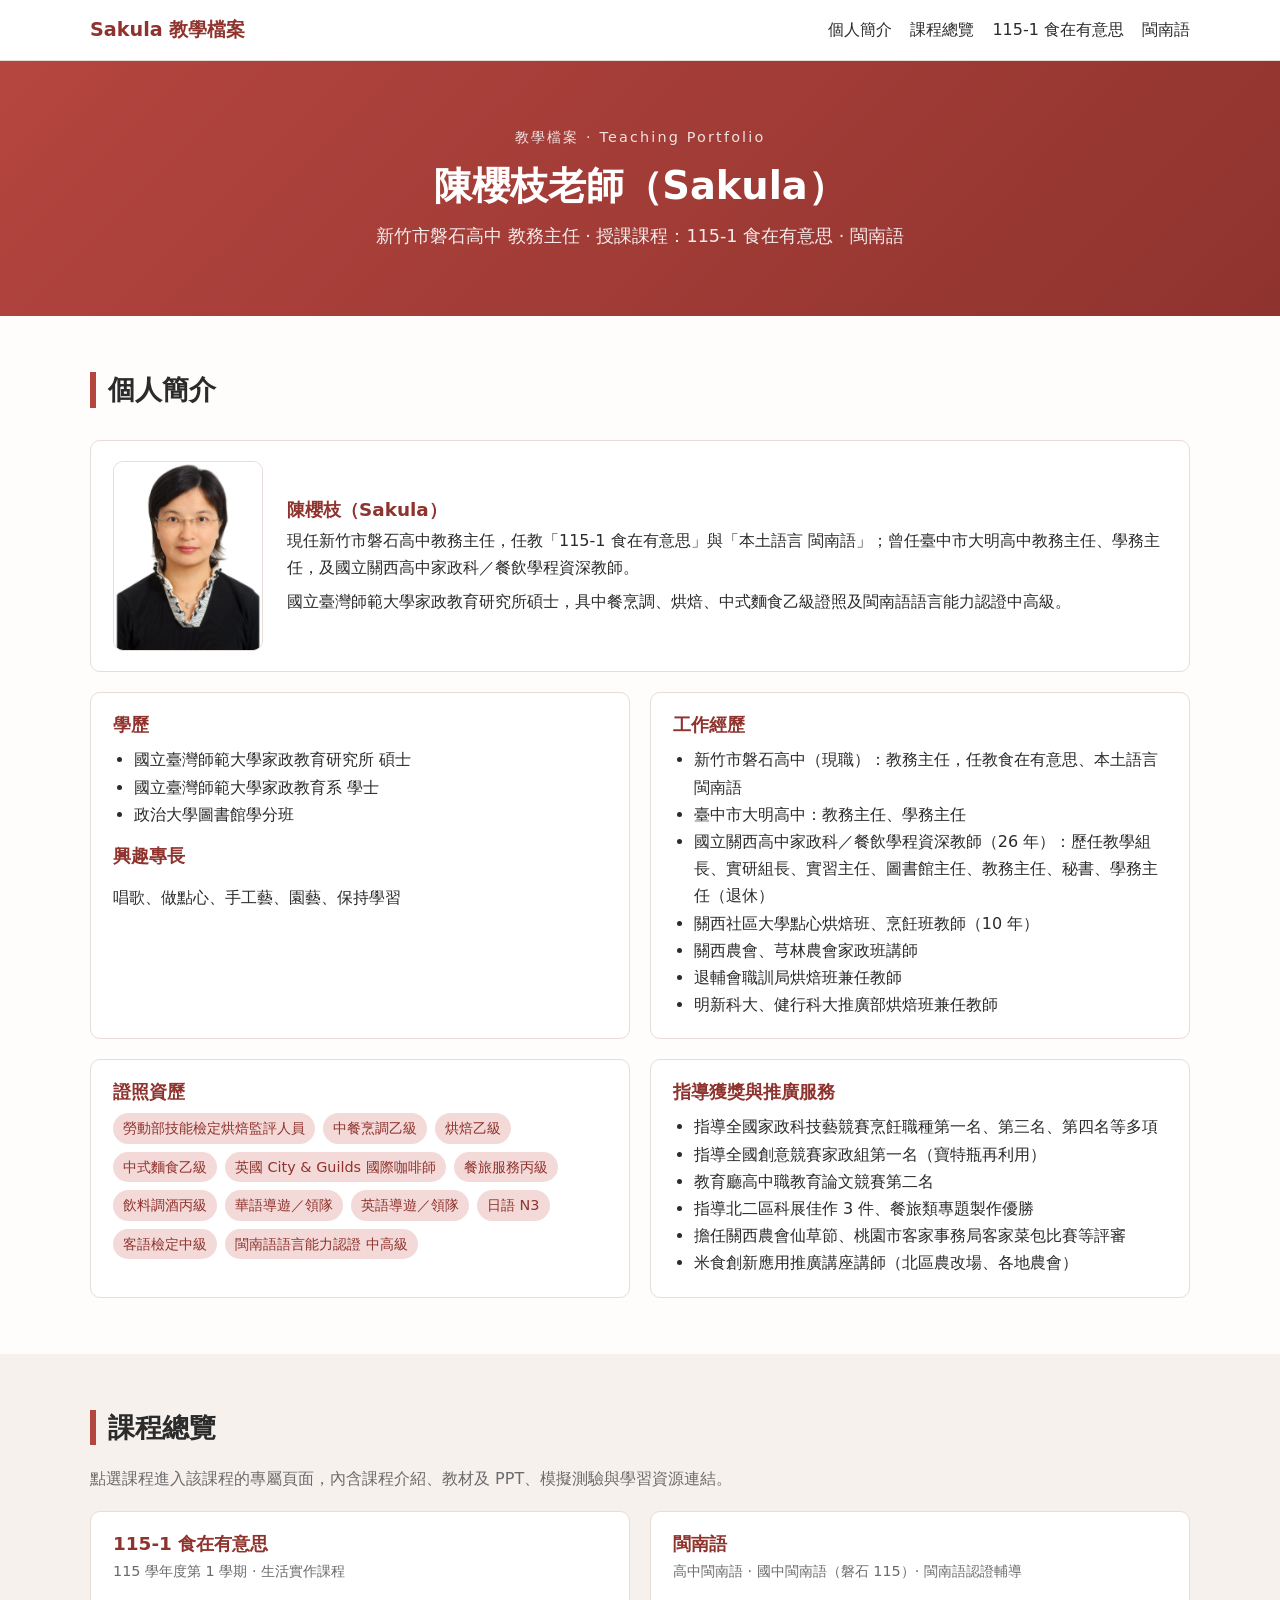
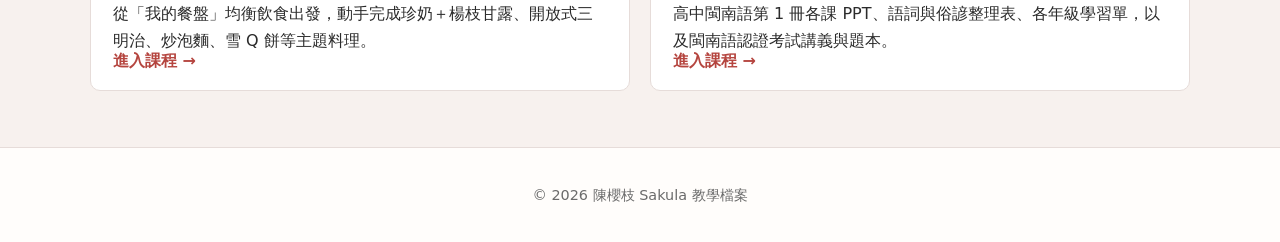
<file: index.html>
<!DOCTYPE html><html lang="zh-Hant"><head><meta charset="UTF-8"><meta http-equiv="refresh" content="0; url=site/index.html"><title>Sakula 教學檔案</title></head><body><a href="site/index.html">進入 Sakula 教學檔案網站</a></body></html>
</file>
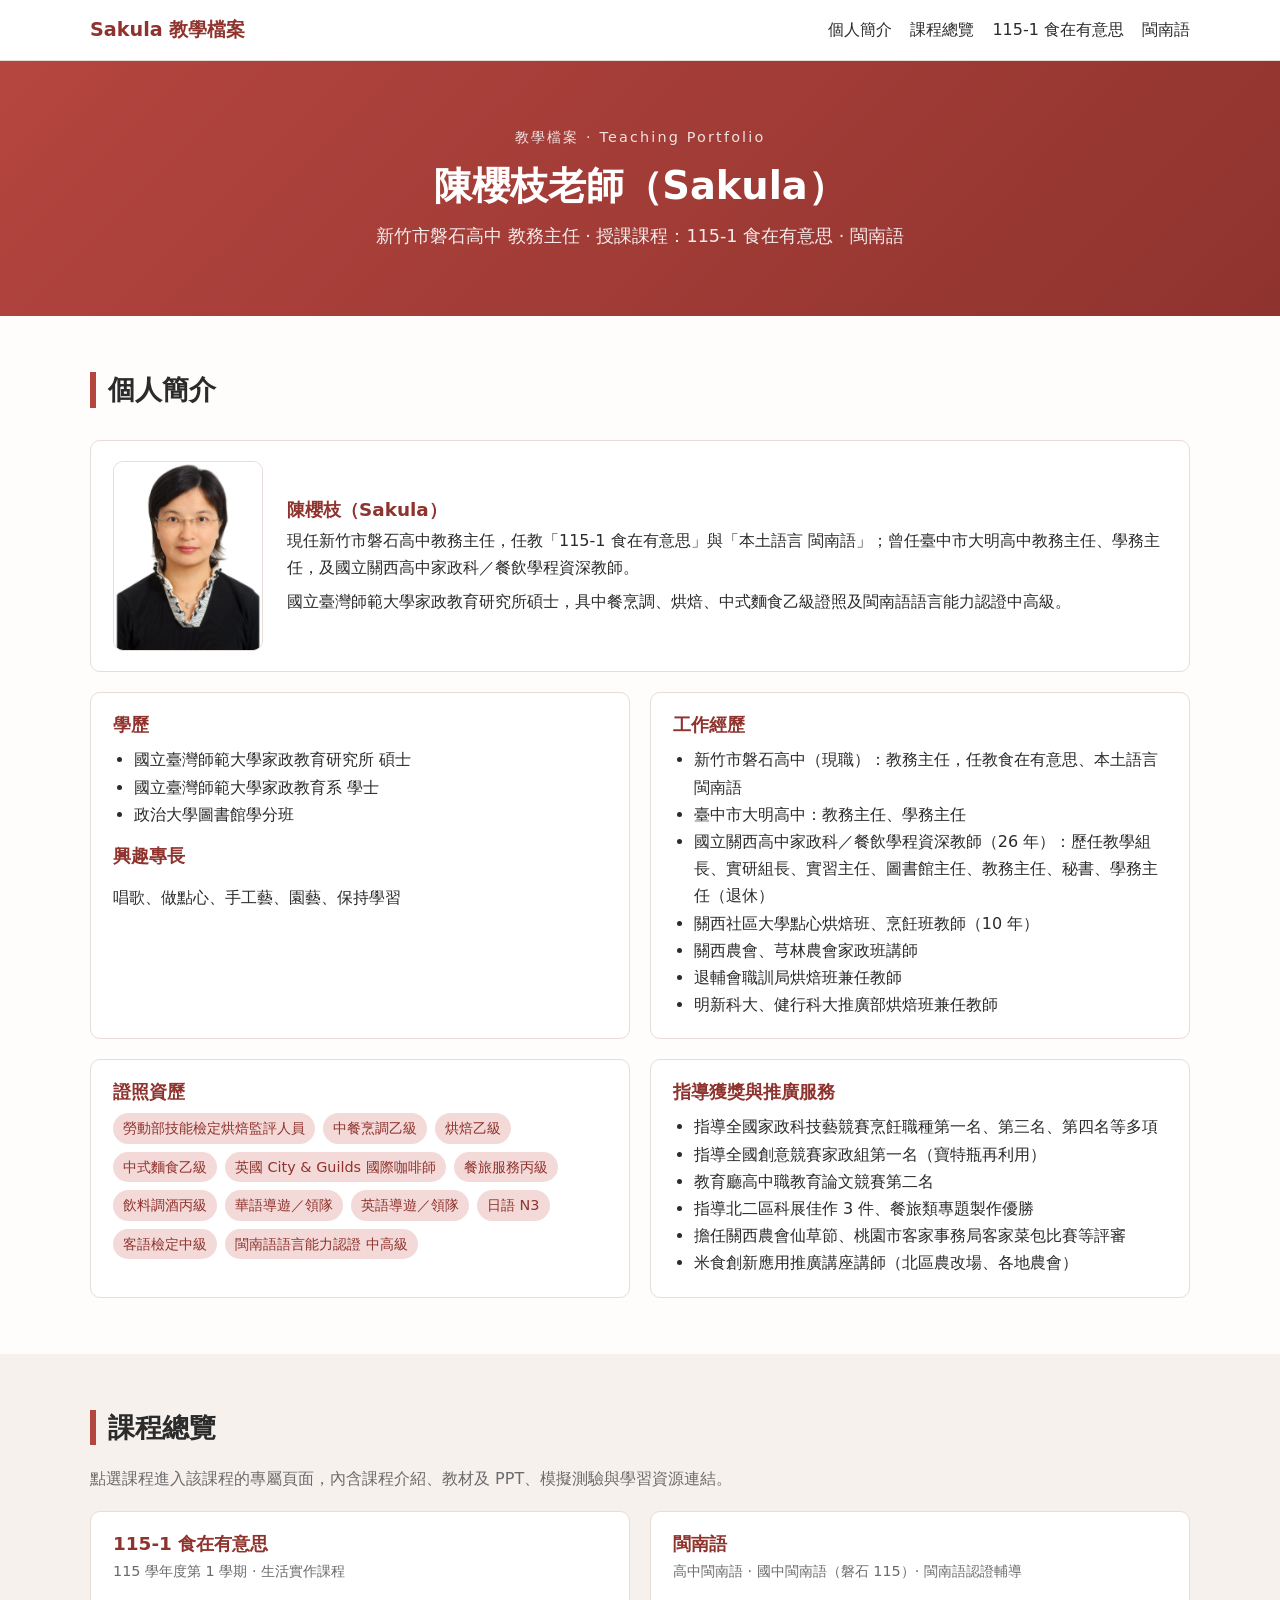
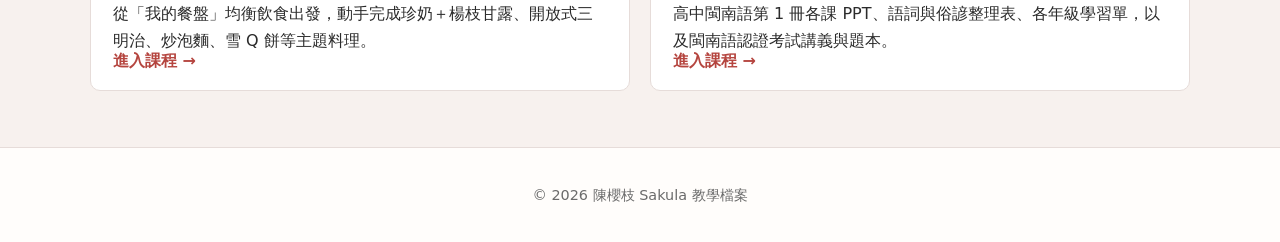
<file: site/index.html>
<!DOCTYPE html>
<html lang="zh-Hant">
<head>
  <meta charset="UTF-8">
  <meta name="viewport" content="width=device-width, initial-scale=1.0">
  <title>Sakula 教學檔案網站｜陳櫻枝老師</title>
  <link rel="stylesheet" href="style.css">
</head>
<body data-page="home">

  <header class="site-header">
    <div class="container header-inner">
      <a class="brand" href="index.html">Sakula 教學檔案</a>
      <button class="nav-toggle" id="navToggle" aria-label="開啟選單">☰</button>
      <nav class="site-nav" id="siteNav">
        <a href="index.html#about">個人簡介</a>
        <a href="index.html#courses">課程總覽</a>
        <a href="food.html">115-1 食在有意思</a>
        <a href="taiwanese.html">閩南語</a>
      </nav>
    </div>
  </header>

  <main id="top">

    <section class="hero">
      <div class="container">
        <p class="hero-kicker">教學檔案 · Teaching Portfolio</p>
        <h1>陳櫻枝老師（Sakula）</h1>
        <p class="hero-sub">新竹市磐石高中 教務主任 · 授課課程：115-1 食在有意思 · 閩南語</p>
      </div>
    </section>

    <!-- 個人簡介 -->
    <section id="about" class="section">
      <div class="container">
        <h2>個人簡介</h2>
        <div class="profile card">
          <img class="profile-photo" src="photo.png" alt="陳櫻枝老師照片">
          <div class="profile-text">
            <h3>陳櫻枝（Sakula）</h3>
            <p>現任新竹市磐石高中教務主任，任教「115-1 食在有意思」與「本土語言 閩南語」；曾任臺中市大明高中教務主任、學務主任，及國立關西高中家政科／餐飲學程資深教師。</p>
            <p>國立臺灣師範大學家政教育研究所碩士，具中餐烹調、烘焙、中式麵食乙級證照及閩南語語言能力認證中高級。</p>
          </div>
        </div>
        <div class="grid two">
          <div class="card">
            <h3>學歷</h3>
            <ul>
              <li>國立臺灣師範大學家政教育研究所 碩士</li>
              <li>國立臺灣師範大學家政教育系 學士</li>
              <li>政治大學圖書館學分班</li>
            </ul>
            <h3>興趣專長</h3>
            <p>唱歌、做點心、手工藝、園藝、保持學習</p>
          </div>
          <div class="card">
            <h3>工作經歷</h3>
            <ul>
              <li>新竹市磐石高中（現職）：教務主任，任教食在有意思、本土語言閩南語</li>
              <li>臺中市大明高中：教務主任、學務主任</li>
              <li>國立關西高中家政科／餐飲學程資深教師（26 年）：歷任教學組長、實研組長、實習主任、圖書館主任、教務主任、秘書、學務主任（退休）</li>
              <li>關西社區大學點心烘焙班、烹飪班教師（10 年）</li>
              <li>關西農會、芎林農會家政班講師</li>
              <li>退輔會職訓局烘焙班兼任教師</li>
              <li>明新科大、健行科大推廣部烘焙班兼任教師</li>
            </ul>
          </div>
          <div class="card">
            <h3>證照資歷</h3>
            <ul class="tags">
              <li>勞動部技能檢定烘焙監評人員</li>
              <li>中餐烹調乙級</li>
              <li>烘焙乙級</li>
              <li>中式麵食乙級</li>
              <li>英國 City &amp; Guilds 國際咖啡師</li>
              <li>餐旅服務丙級</li>
              <li>飲料調酒丙級</li>
              <li>華語導遊／領隊</li>
              <li>英語導遊／領隊</li>
              <li>日語 N3</li>
              <li>客語檢定中級</li>
              <li>閩南語語言能力認證 中高級</li>
            </ul>
          </div>
          <div class="card">
            <h3>指導獲獎與推廣服務</h3>
            <ul>
              <li>指導全國家政科技藝競賽烹飪職種第一名、第三名、第四名等多項</li>
              <li>指導全國創意競賽家政組第一名（寶特瓶再利用）</li>
              <li>教育廳高中職教育論文競賽第二名</li>
              <li>指導北二區科展佳作 3 件、餐旅類專題製作優勝</li>
              <li>擔任關西農會仙草節、桃園市客家事務局客家菜包比賽等評審</li>
              <li>米食創新應用推廣講座講師（北區農改場、各地農會）</li>
            </ul>
          </div>
        </div>
      </div>
    </section>

    <!-- 課程總覽 -->
    <section id="courses" class="section alt">
      <div class="container">
        <h2>課程總覽</h2>
        <p class="note">點選課程進入該課程的專屬頁面，內含課程介紹、教材及 PPT、模擬測驗與學習資源連結。</p>
        <div class="grid two">
          <a class="card course-entry" href="food.html">
            <h3>115-1 食在有意思</h3>
            <p class="meta">115 學年度第 1 學期 · 生活實作課程</p>
            <p>從「我的餐盤」均衡飲食出發，動手完成珍奶＋楊枝甘露、開放式三明治、炒泡麵、雪 Q 餅等主題料理。</p>
            <span class="enter">進入課程 →</span>
          </a>
          <a class="card course-entry" href="taiwanese.html">
            <h3>閩南語</h3>
            <p class="meta">高中閩南語 · 國中閩南語（磐石 115）· 閩南語認證輔導</p>
            <p>高中閩南語第 1 冊各課 PPT、語詞與俗諺整理表、各年級學習單，以及閩南語認證考試講義與題本。</p>
            <span class="enter">進入課程 →</span>
          </a>
        </div>
      </div>
    </section>

  </main>

  <footer class="site-footer">
    <div class="container">
      <p>© <span id="year"></span> 陳櫻枝 Sakula 教學檔案</p>
    </div>
  </footer>

  <script src="script.js"></script>
</body>
</html>
</file>
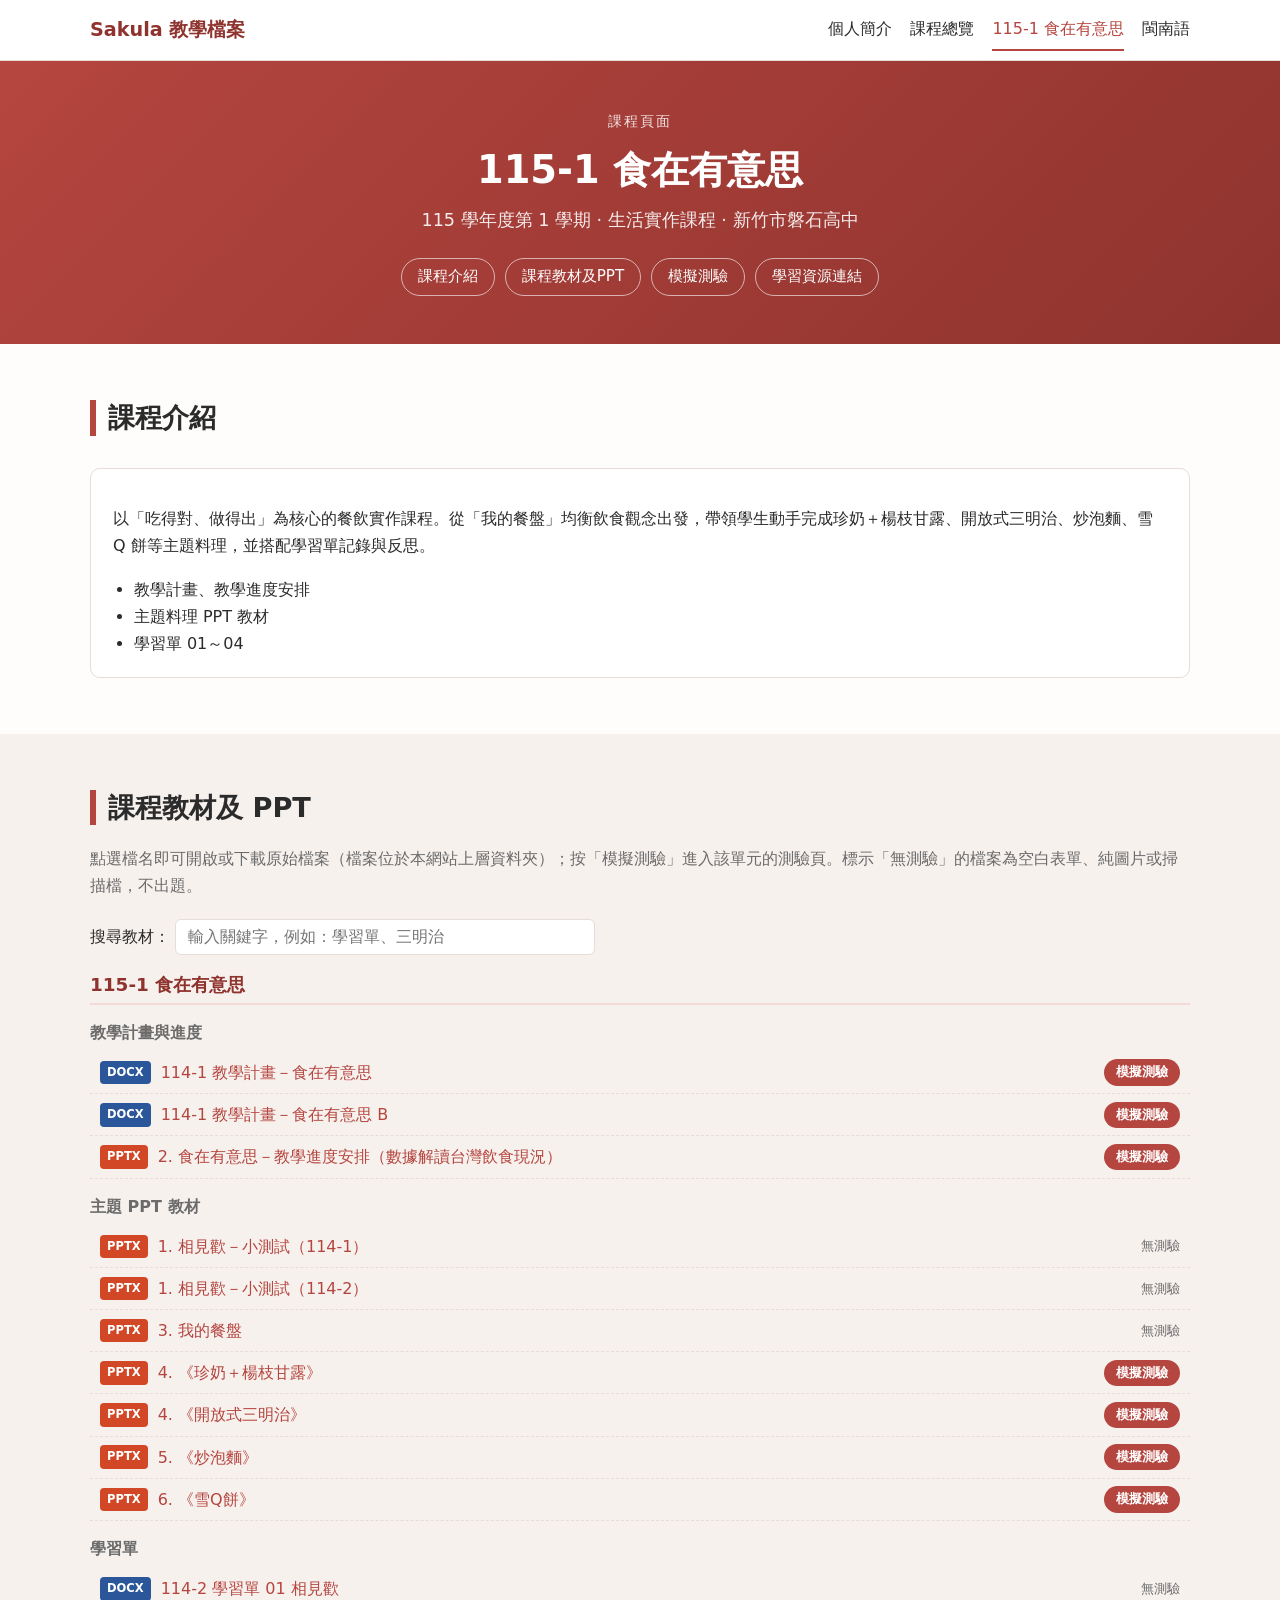
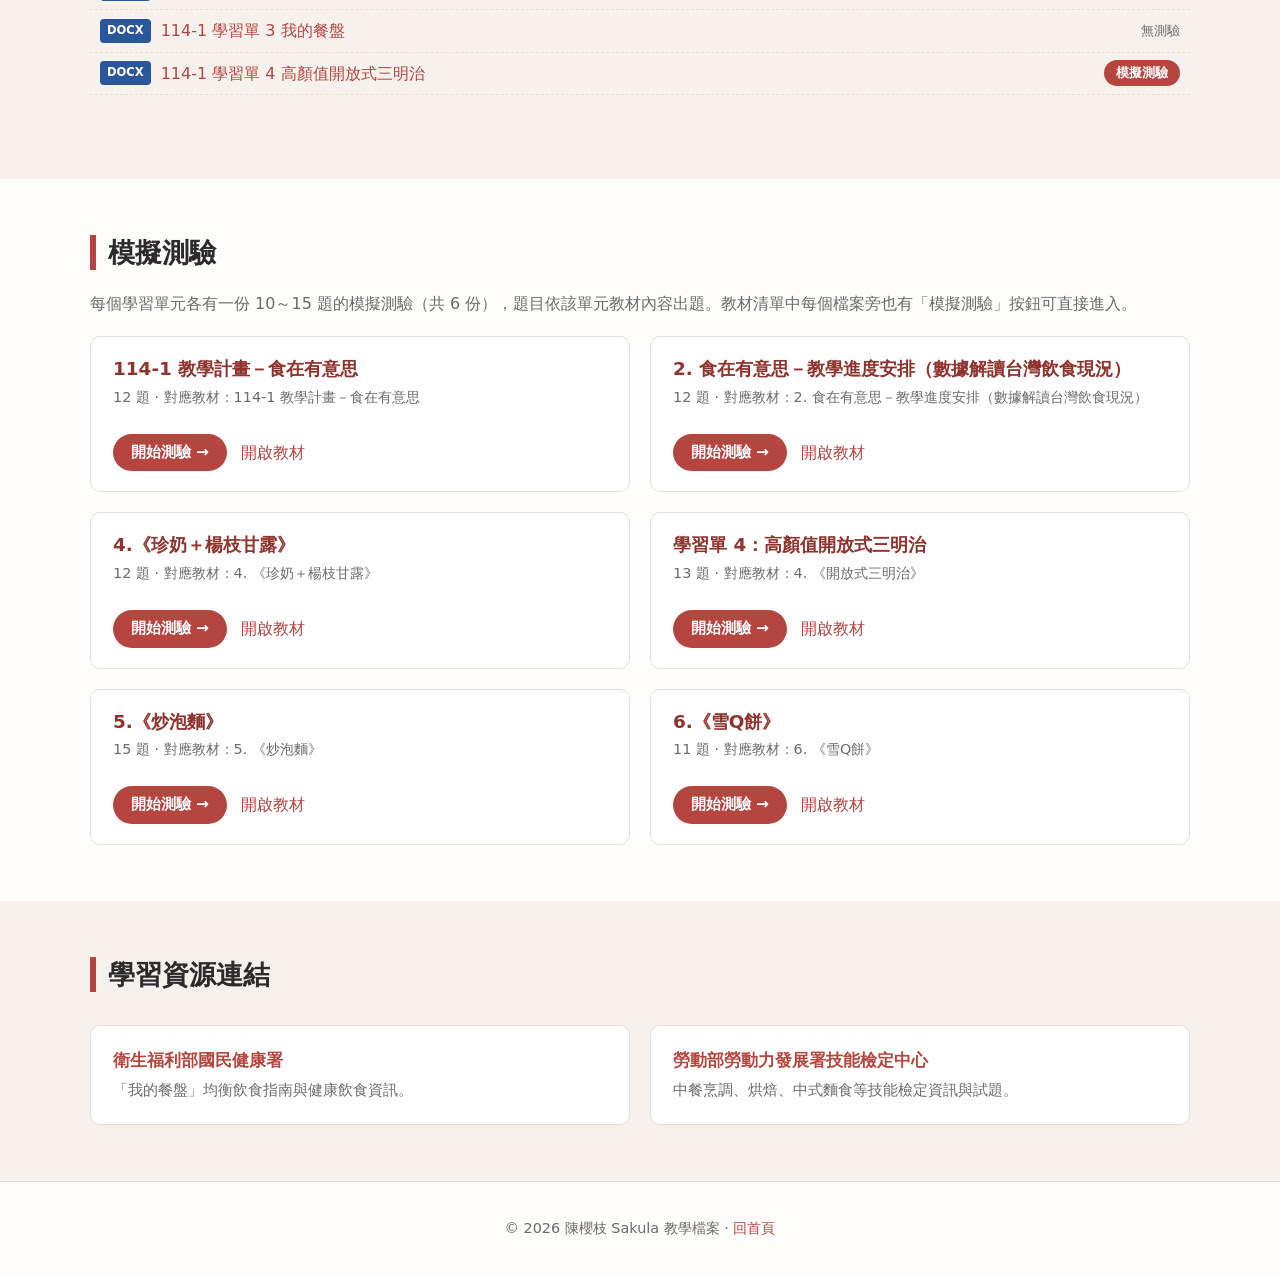
<file: site/food.html>
<!DOCTYPE html>
<html lang="zh-Hant">
<head>
  <meta charset="UTF-8">
  <meta name="viewport" content="width=device-width, initial-scale=1.0">
  <title>115-1 食在有意思｜Sakula 教學檔案</title>
  <link rel="stylesheet" href="style.css">
</head>
<body data-page="course" data-course="food">

  <header class="site-header">
    <div class="container header-inner">
      <a class="brand" href="index.html">Sakula 教學檔案</a>
      <button class="nav-toggle" id="navToggle" aria-label="開啟選單">☰</button>
      <nav class="site-nav" id="siteNav">
        <a href="index.html#about">個人簡介</a>
        <a href="index.html#courses">課程總覽</a>
        <a href="food.html" class="active">115-1 食在有意思</a>
        <a href="taiwanese.html">閩南語</a>
      </nav>
    </div>
  </header>

  <main id="top">

    <section class="hero course-hero">
      <div class="container">
        <p class="hero-kicker">課程頁面</p>
        <h1>115-1 食在有意思</h1>
        <p class="hero-sub">115 學年度第 1 學期 · 生活實作課程 · 新竹市磐石高中</p>
        <nav class="sub-nav">
          <a href="#intro">課程介紹</a>
          <a href="#materials">課程教材及PPT</a>
          <a href="#quiz">模擬測驗</a>
          <a href="#resources">學習資源連結</a>
        </nav>
      </div>
    </section>

    <!-- 課程介紹 -->
    <section id="intro" class="section">
      <div class="container">
        <h2>課程介紹</h2>
        <div class="card">
          <p>以「吃得對、做得出」為核心的餐飲實作課程。從「我的餐盤」均衡飲食觀念出發，帶領學生動手完成珍奶＋楊枝甘露、開放式三明治、炒泡麵、雪 Q 餅等主題料理，並搭配學習單記錄與反思。</p>
          <ul>
            <li>教學計畫、教學進度安排</li>
            <li>主題料理 PPT 教材</li>
            <li>學習單 01～04</li>
          </ul>
        </div>
      </div>
    </section>

    <!-- 課程教材及PPT -->
    <section id="materials" class="section alt">
      <div class="container">
        <h2>課程教材及 PPT</h2>
        <p class="note">點選檔名即可開啟或下載原始檔案（檔案位於本網站上層資料夾）；按「模擬測驗」進入該單元的測驗頁。標示「無測驗」的檔案為空白表單、純圖片或掃描檔，不出題。</p>
        <div class="filter">
          <label for="materialSearch">搜尋教材：</label>
          <input type="text" id="materialSearch" placeholder="輸入關鍵字，例如：學習單、三明治">
        </div>
        <div id="materialList"></div>
      </div>
    </section>

    <!-- 模擬測驗 -->
    <section id="quiz" class="section">
      <div class="container">
        <h2>模擬測驗</h2>
        <p class="note">每個學習單元各有一份 10～15 題的模擬測驗（共 <span id="quizCount">0</span> 份），題目依該單元教材內容出題。教材清單中每個檔案旁也有「模擬測驗」按鈕可直接進入。</p>
        <div id="quizIndex" class="grid two"></div>
      </div>
    </section>

    <!-- 學習資源連結 -->
    <section id="resources" class="section alt">
      <div class="container">
        <h2>學習資源連結</h2>
        <div id="resourceList" class="grid two"></div>
      </div>
    </section>

  </main>

  <footer class="site-footer">
    <div class="container">
      <p>© <span id="year"></span> 陳櫻枝 Sakula 教學檔案 · <a href="index.html">回首頁</a></p>
    </div>
  </footer>

  <script src="quizzes.js"></script>
  <script src="script.js"></script>
</body>
</html>
</file>
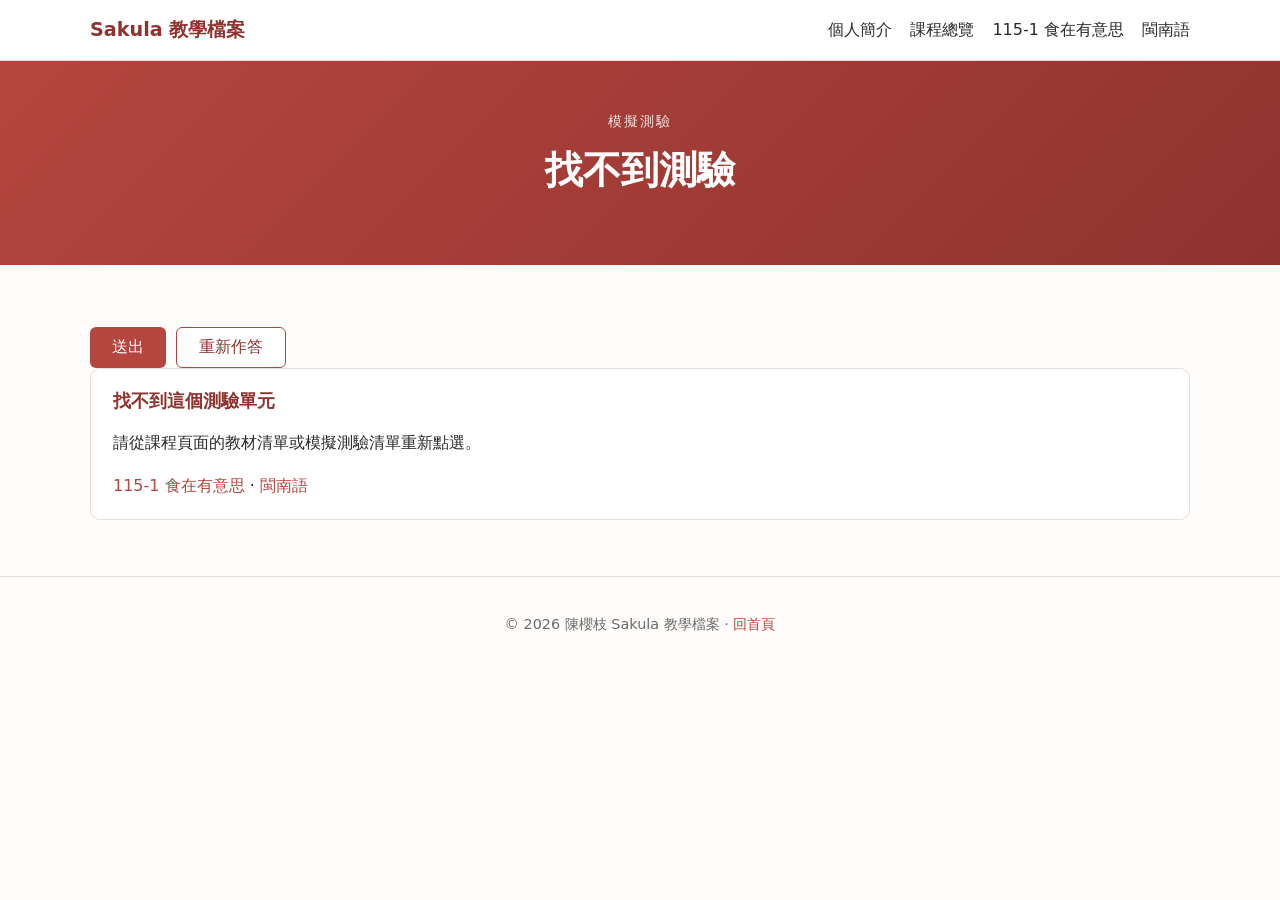
<file: site/quiz.html>
<!DOCTYPE html>
<html lang="zh-Hant">
<head>
  <meta charset="UTF-8">
  <meta name="viewport" content="width=device-width, initial-scale=1.0">
  <title>模擬測驗｜Sakula 教學檔案</title>
  <link rel="stylesheet" href="style.css">
</head>
<body data-page="quiz">

  <header class="site-header">
    <div class="container header-inner">
      <a class="brand" href="index.html">Sakula 教學檔案</a>
      <button class="nav-toggle" id="navToggle" aria-label="開啟選單">☰</button>
      <nav class="site-nav" id="siteNav">
        <a href="index.html#about">個人簡介</a>
        <a href="index.html#courses">課程總覽</a>
        <a href="food.html">115-1 食在有意思</a>
        <a href="taiwanese.html">閩南語</a>
      </nav>
    </div>
  </header>

  <main id="top">

    <section class="hero course-hero">
      <div class="container">
        <p class="hero-kicker">模擬測驗</p>
        <h1 id="quizTitle">載入中…</h1>
        <p class="hero-sub" id="quizMeta"></p>
        <nav class="sub-nav" id="quizNav"></nav>
      </div>
    </section>

    <section class="section">
      <div class="container">
        <div id="quizIntro" class="card quiz-intro">
          <p>共 <strong id="quizTotal">0</strong> 題單選題，每題 4 個選項（選項順序每次隨機）。作答完畢按「送出」即可看到分數與每題解析；按「重新作答」可再練習一次。</p>
        </div>
        <form id="quizForm"></form>
        <div class="quiz-actions" id="quizActions">
          <button type="button" id="quizSubmit" class="btn">送出</button>
          <button type="button" id="quizReset" class="btn secondary">重新作答</button>
        </div>
        <div id="quizResult" class="quiz-result" hidden></div>
        <div id="quizError" class="card" hidden>
          <h3>找不到這個測驗單元</h3>
          <p>請從課程頁面的教材清單或模擬測驗清單重新點選。</p>
          <p><a href="food.html">115-1 食在有意思</a> · <a href="taiwanese.html">閩南語</a></p>
        </div>
      </div>
    </section>

  </main>

  <footer class="site-footer">
    <div class="container">
      <p>© <span id="year"></span> 陳櫻枝 Sakula 教學檔案 · <a href="index.html">回首頁</a></p>
    </div>
  </footer>

  <script src="quizzes.js"></script>
  <script src="script.js"></script>
  <script src="quiz.js"></script>
</body>
</html>
</file>
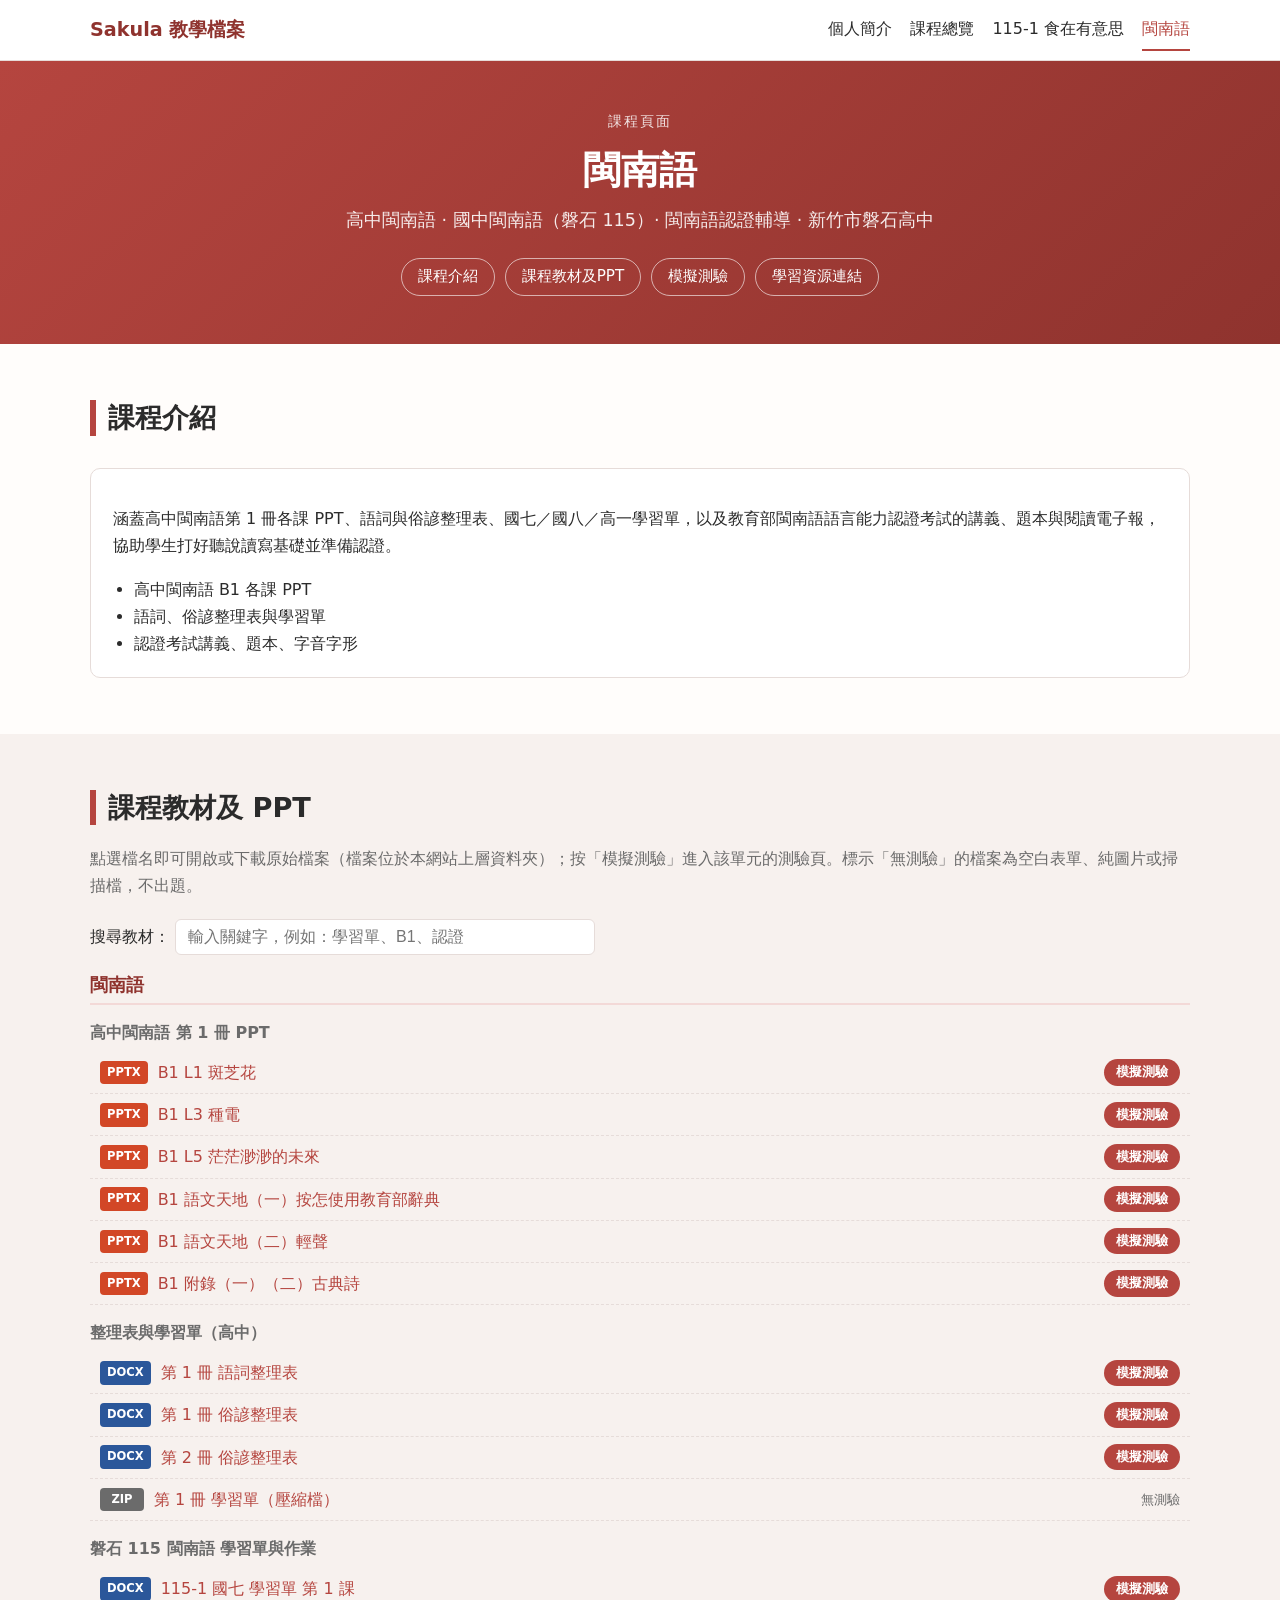
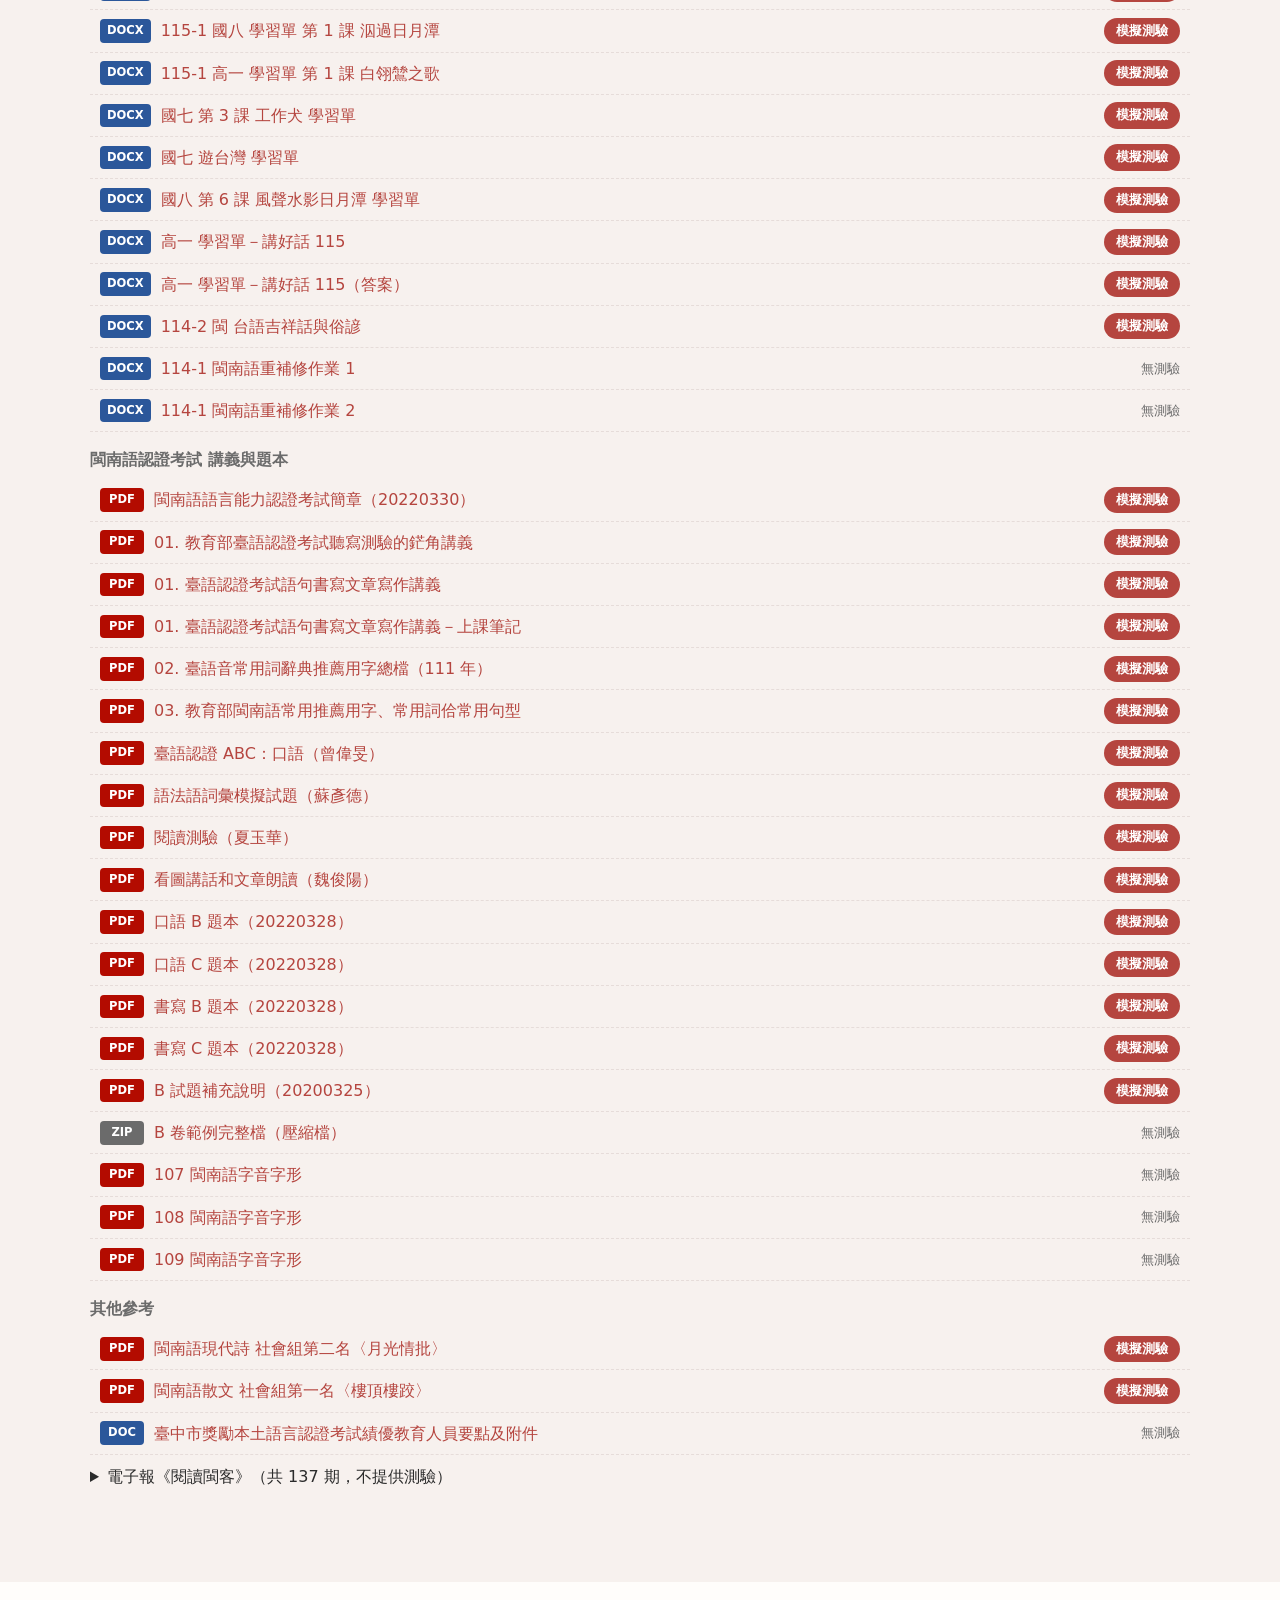
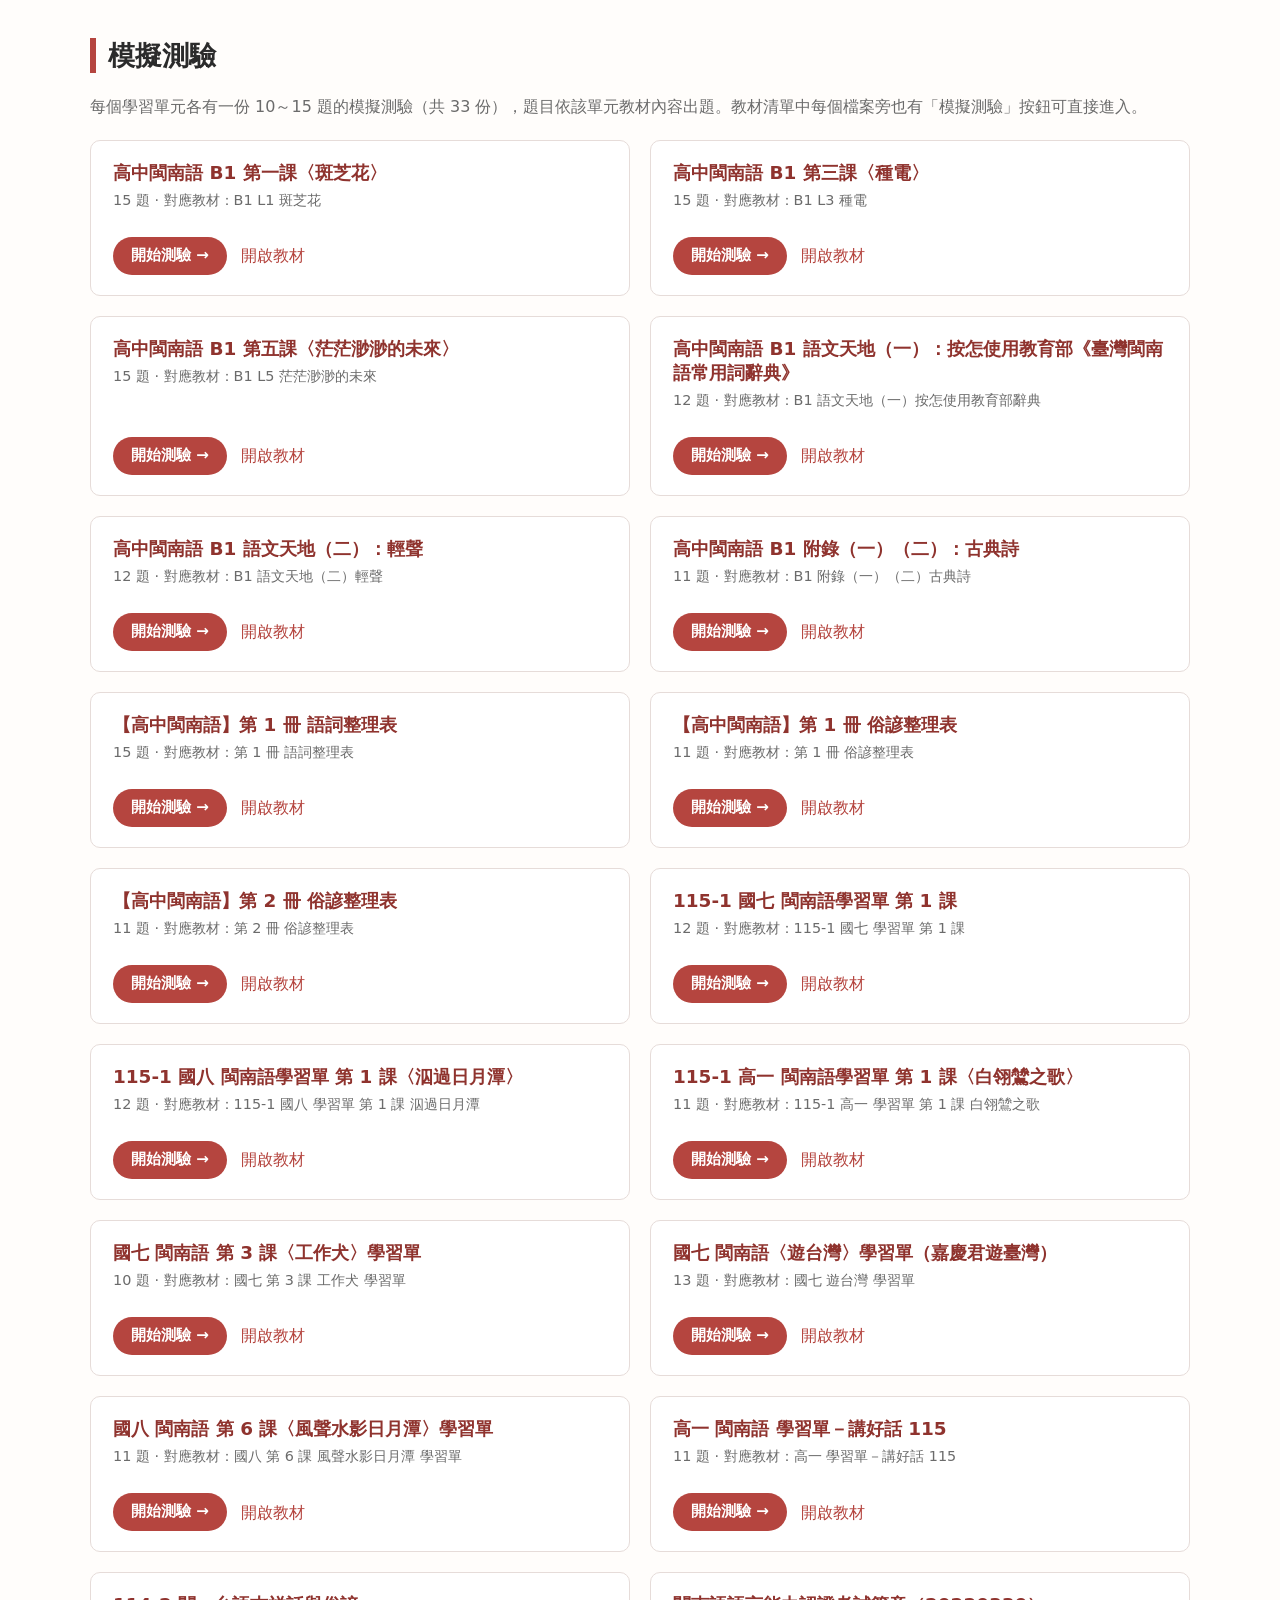
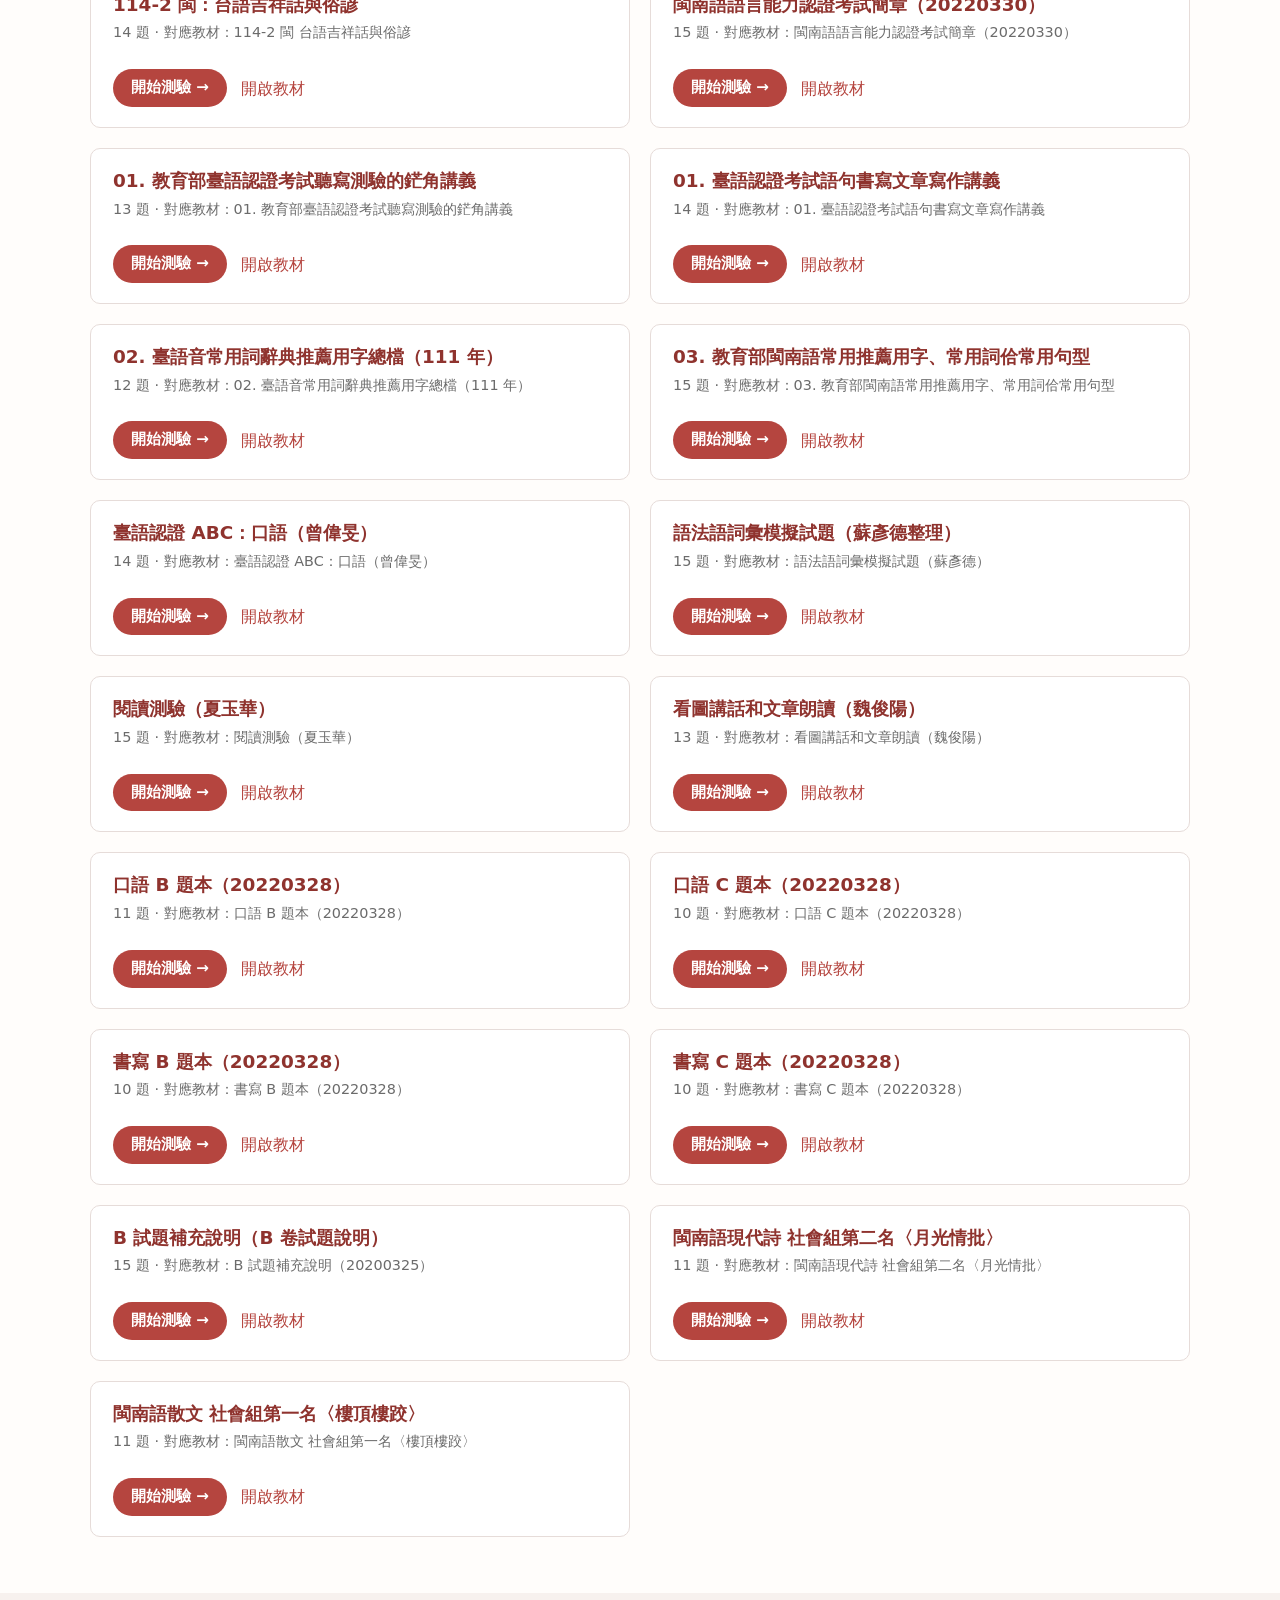
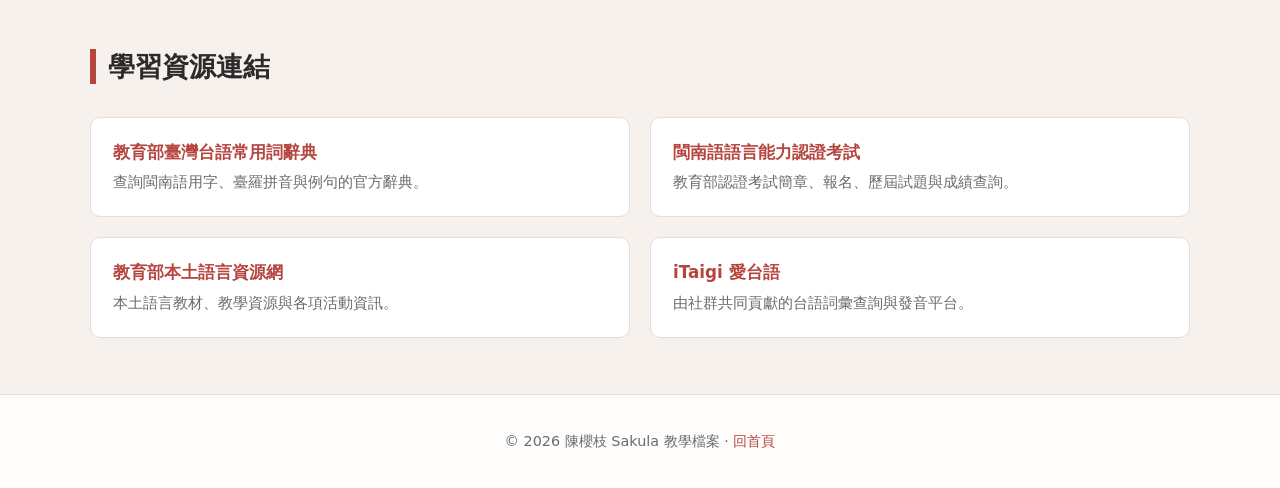
<file: site/taiwanese.html>
<!DOCTYPE html>
<html lang="zh-Hant">
<head>
  <meta charset="UTF-8">
  <meta name="viewport" content="width=device-width, initial-scale=1.0">
  <title>閩南語｜Sakula 教學檔案</title>
  <link rel="stylesheet" href="style.css">
</head>
<body data-page="course" data-course="taiwanese">

  <header class="site-header">
    <div class="container header-inner">
      <a class="brand" href="index.html">Sakula 教學檔案</a>
      <button class="nav-toggle" id="navToggle" aria-label="開啟選單">☰</button>
      <nav class="site-nav" id="siteNav">
        <a href="index.html#about">個人簡介</a>
        <a href="index.html#courses">課程總覽</a>
        <a href="food.html">115-1 食在有意思</a>
        <a href="taiwanese.html" class="active">閩南語</a>
      </nav>
    </div>
  </header>

  <main id="top">

    <section class="hero course-hero">
      <div class="container">
        <p class="hero-kicker">課程頁面</p>
        <h1>閩南語</h1>
        <p class="hero-sub">高中閩南語 · 國中閩南語（磐石 115）· 閩南語認證輔導 · 新竹市磐石高中</p>
        <nav class="sub-nav">
          <a href="#intro">課程介紹</a>
          <a href="#materials">課程教材及PPT</a>
          <a href="#quiz">模擬測驗</a>
          <a href="#resources">學習資源連結</a>
        </nav>
      </div>
    </section>

    <!-- 課程介紹 -->
    <section id="intro" class="section">
      <div class="container">
        <h2>課程介紹</h2>
        <div class="card">
          <p>涵蓋高中閩南語第 1 冊各課 PPT、語詞與俗諺整理表、國七／國八／高一學習單，以及教育部閩南語語言能力認證考試的講義、題本與閱讀電子報，協助學生打好聽說讀寫基礎並準備認證。</p>
          <ul>
            <li>高中閩南語 B1 各課 PPT</li>
            <li>語詞、俗諺整理表與學習單</li>
            <li>認證考試講義、題本、字音字形</li>
          </ul>
        </div>
      </div>
    </section>

    <!-- 課程教材及PPT -->
    <section id="materials" class="section alt">
      <div class="container">
        <h2>課程教材及 PPT</h2>
        <p class="note">點選檔名即可開啟或下載原始檔案（檔案位於本網站上層資料夾）；按「模擬測驗」進入該單元的測驗頁。標示「無測驗」的檔案為空白表單、純圖片或掃描檔，不出題。</p>
        <div class="filter">
          <label for="materialSearch">搜尋教材：</label>
          <input type="text" id="materialSearch" placeholder="輸入關鍵字，例如：學習單、B1、認證">
        </div>
        <div id="materialList"></div>
      </div>
    </section>

    <!-- 模擬測驗 -->
    <section id="quiz" class="section">
      <div class="container">
        <h2>模擬測驗</h2>
        <p class="note">每個學習單元各有一份 10～15 題的模擬測驗（共 <span id="quizCount">0</span> 份），題目依該單元教材內容出題。教材清單中每個檔案旁也有「模擬測驗」按鈕可直接進入。</p>
        <div id="quizIndex" class="grid two"></div>
      </div>
    </section>

    <!-- 學習資源連結 -->
    <section id="resources" class="section alt">
      <div class="container">
        <h2>學習資源連結</h2>
        <div id="resourceList" class="grid two"></div>
      </div>
    </section>

  </main>

  <footer class="site-footer">
    <div class="container">
      <p>© <span id="year"></span> 陳櫻枝 Sakula 教學檔案 · <a href="index.html">回首頁</a></p>
    </div>
  </footer>

  <script src="quizzes.js"></script>
  <script src="script.js"></script>
</body>
</html>
</file>
<file: site/style.css>
/* ===== 基本設定 ===== */
:root {
  --primary: #b5453f;      /* 櫻紅 */
  --primary-dark: #8f332e;
  --accent: #f3d9d7;
  --text: #2b2b2b;
  --muted: #6b6b6b;
  --bg: #fffdfb;
  --bg-alt: #f7f1ee;
  --card: #ffffff;
  --border: #e6dcd9;
  --radius: 10px;
}

* { box-sizing: border-box; }

html { scroll-behavior: smooth; }

body {
  margin: 0;
  font-family: "Noto Sans TC", "PingFang TC", "Microsoft JhengHei", system-ui, sans-serif;
  color: var(--text);
  background: var(--bg);
  line-height: 1.7;
}

a { color: var(--primary); text-decoration: none; }
a:hover { text-decoration: underline; }

.container {
  width: min(1100px, 100% - 32px);
  margin: 0 auto;
}

h1, h2, h3 { line-height: 1.3; margin: 0 0 .5em; }
h2 {
  font-size: 1.7rem;
  border-left: 6px solid var(--primary);
  padding-left: 12px;
  margin-bottom: 1.2em;
}
h3 { font-size: 1.15rem; color: var(--primary-dark); }

ul { padding-left: 1.3em; margin: 0 0 1em; }

/* ===== 頁首 ===== */
.site-header {
  position: sticky;
  top: 0;
  z-index: 10;
  background: #fff;
  border-bottom: 1px solid var(--border);
}
.header-inner {
  display: flex;
  align-items: center;
  justify-content: space-between;
  min-height: 60px;
  flex-wrap: wrap;
}
.brand { font-weight: 700; font-size: 1.2rem; color: var(--primary-dark); }
.site-nav { display: flex; gap: 18px; }
.site-nav a { color: var(--text); font-weight: 500; padding: 6px 0; }
.site-nav a:hover { color: var(--primary); text-decoration: none; }
.nav-toggle {
  display: none;
  background: none;
  border: 1px solid var(--border);
  border-radius: 6px;
  font-size: 1.3rem;
  padding: 2px 10px;
  cursor: pointer;
}

/* ===== 橫幅 ===== */
.hero {
  background: linear-gradient(135deg, var(--primary) 0%, var(--primary-dark) 100%);
  color: #fff;
  padding: 64px 0;
  text-align: center;
}
.hero-kicker { margin: 0; letter-spacing: .15em; opacity: .85; font-size: .9rem; }
.hero h1 { font-size: 2.4rem; margin: .3em 0; }
.hero-sub { margin: 0; font-size: 1.1rem; opacity: .9; }

.site-nav a.active { color: var(--primary); border-bottom: 2px solid var(--primary); }
.sub-nav { display: flex; justify-content: center; flex-wrap: wrap; gap: 10px; margin-top: 22px; }
.sub-nav a {
  color: #fff;
  border: 1px solid rgba(255,255,255,.6);
  border-radius: 999px;
  padding: 5px 16px;
  font-size: .95rem;
}
.sub-nav a:hover { background: rgba(255,255,255,.15); text-decoration: none; }
.course-hero { padding: 48px 0; }

.course-entry { display: block; color: var(--text); position: relative; padding-bottom: 48px; }
.course-entry:hover { text-decoration: none; border-color: var(--primary); box-shadow: 0 4px 14px rgba(0,0,0,.06); }
.course-entry .meta { color: var(--muted); font-size: .9rem; margin-top: -.4em; }
.course-entry .enter {
  position: absolute; left: 22px; bottom: 16px;
  color: var(--primary); font-weight: 600;
}

/* ===== 個人簡介：照片 ===== */
.profile { display: flex; gap: 24px; align-items: center; margin-bottom: 20px; }
.profile-photo {
  width: 150px; height: 190px; object-fit: cover; flex: none;
  border-radius: var(--radius); border: 1px solid var(--border);
}
.profile-text h3 { margin-bottom: .3em; }
.profile-text p { margin: 0 0 .4em; }
@media (max-width: 720px) {
  .profile { flex-direction: column; text-align: center; }
}

/* ===== 區塊 ===== */
.section { padding: 56px 0; }
.section.alt { background: var(--bg-alt); }
.note { color: var(--muted); margin-top: -0.8em; margin-bottom: 1.2em; }

.grid { display: grid; gap: 20px; }
.grid.two { grid-template-columns: repeat(2, 1fr); }

.card {
  background: var(--card);
  border: 1px solid var(--border);
  border-radius: var(--radius);
  padding: 20px 22px;
}
.card ul:last-child, .card p:last-child { margin-bottom: 0; }

.tags { list-style: none; padding: 0; display: flex; flex-wrap: wrap; gap: 8px; }
.tags li {
  background: var(--accent);
  color: var(--primary-dark);
  padding: 3px 10px;
  border-radius: 999px;
  font-size: .9rem;
}

.course .meta { color: var(--muted); font-size: .9rem; margin-top: -.4em; }

/* ===== 教材清單 ===== */
.filter { margin-bottom: 18px; }
.filter input {
  width: min(420px, 100%);
  padding: 8px 12px;
  border: 1px solid var(--border);
  border-radius: 6px;
  font-size: 1rem;
}

.material-group { margin-bottom: 28px; }
.material-group h3 {
  border-bottom: 2px solid var(--accent);
  padding-bottom: 6px;
}
.material-group h4 {
  margin: 14px 0 6px;
  font-size: 1rem;
  color: var(--muted);
}
.file-list { list-style: none; padding: 0; margin: 0; }
.file-list li {
  display: flex;
  align-items: center;
  gap: 10px;
  padding: 7px 10px;
  border-bottom: 1px dashed var(--border);
}
.file-list li:hover { background: var(--bg-alt); }
.badge {
  flex: none;
  font-size: .72rem;
  font-weight: 700;
  padding: 2px 7px;
  border-radius: 4px;
  color: #fff;
  min-width: 44px;
  text-align: center;
}
.badge.pptx { background: #d24726; }
.badge.docx { background: #2b579a; }
.badge.doc  { background: #2b579a; }
.badge.pdf  { background: #b30b00; }
.badge.zip  { background: #6b6b6b; }

details.newsletter summary {
  cursor: pointer;
  font-weight: 500;
  padding: 8px 0;
}
.newsletter-grid {
  display: flex;
  flex-wrap: wrap;
  gap: 6px;
  padding-top: 8px;
}
.newsletter-grid a {
  border: 1px solid var(--border);
  border-radius: 6px;
  padding: 3px 9px;
  font-size: .9rem;
  background: #fff;
}
.empty { color: var(--muted); padding: 12px 0; }

/* ===== 模擬測驗 ===== */
.question {
  background: var(--card);
  border: 1px solid var(--border);
  border-radius: var(--radius);
  padding: 16px 20px;
  margin-bottom: 14px;
}
.question p { margin: 0 0 8px; font-weight: 600; }
.question .qtag {
  display: inline-block;
  font-size: .78rem;
  color: var(--primary-dark);
  background: var(--accent);
  padding: 1px 8px;
  border-radius: 999px;
  margin-right: 6px;
  font-weight: 500;
}
.question label { display: block; padding: 4px 0; cursor: pointer; }
.question input { margin-right: 8px; }
.question.correct { border-color: #3a9d5d; background: #f1faf4; }
.question.wrong   { border-color: #d33; background: #fff4f4; }
.explain { font-size: .92rem; color: var(--muted); margin-top: 8px; }

.quiz-actions { display: flex; gap: 10px; margin-top: 6px; }
.btn {
  background: var(--primary);
  color: #fff;
  border: none;
  border-radius: 6px;
  padding: 9px 22px;
  font-size: 1rem;
  cursor: pointer;
}
.btn:hover { background: var(--primary-dark); }
.btn.secondary { background: #fff; color: var(--primary-dark); border: 1px solid var(--primary); }
.quiz-result {
  margin-top: 18px;
  padding: 14px 18px;
  background: #fff;
  border-left: 6px solid var(--primary);
  border-radius: var(--radius);
  font-size: 1.1rem;
}

/* ===== 學習資源 ===== */
.resource a { font-weight: 600; font-size: 1.05rem; }
.resource p { margin: 4px 0 0; color: var(--muted); font-size: .95rem; }

/* ===== 頁尾 ===== */
.site-footer {
  border-top: 1px solid var(--border);
  padding: 20px 0;
  text-align: center;
  color: var(--muted);
  font-size: .9rem;
}

/* ===== 手機版 ===== */
@media (max-width: 720px) {
  .grid.two { grid-template-columns: 1fr; }
  .hero h1 { font-size: 1.8rem; }
  .nav-toggle { display: block; }
  .site-nav {
    display: none;
    flex-direction: column;
    width: 100%;
    gap: 0;
    padding-bottom: 8px;
  }
  .site-nav.open { display: flex; }
  .site-nav a { padding: 8px 0; border-top: 1px solid var(--border); }
}

/* ===== 教材列的測驗按鈕 ===== */
.file-list li a:first-of-type { flex: 1; }
.quiz-btn {
  flex: none;
  background: var(--primary);
  color: #fff !important;
  border-radius: 999px;
  padding: 2px 12px;
  font-size: .82rem;
  font-weight: 600;
  white-space: nowrap;
}
.quiz-btn:hover { background: var(--primary-dark); text-decoration: none; }
.no-quiz { flex: none; color: var(--muted); font-size: .8rem; white-space: nowrap; }

/* ===== 測驗清單卡片 ===== */
.quiz-card { display: flex; flex-direction: column; }
.quiz-card .meta { color: var(--muted); font-size: .9rem; margin-top: -.4em; flex: 1; }
.quiz-card-actions { display: flex; gap: 14px; align-items: center; margin-top: 10px; }
.quiz-card-actions .quiz-btn { font-size: .95rem; padding: 6px 18px; }

/* ===== 獨立測驗頁 ===== */
.quiz-intro { margin-bottom: 20px; }
.quiz-intro p { margin: 0; }
.sub-nav a { max-width: 100%; overflow: hidden; text-overflow: ellipsis; }
.question label { padding-left: 4px; }
.question input:disabled + * { opacity: .9; }
</file>
